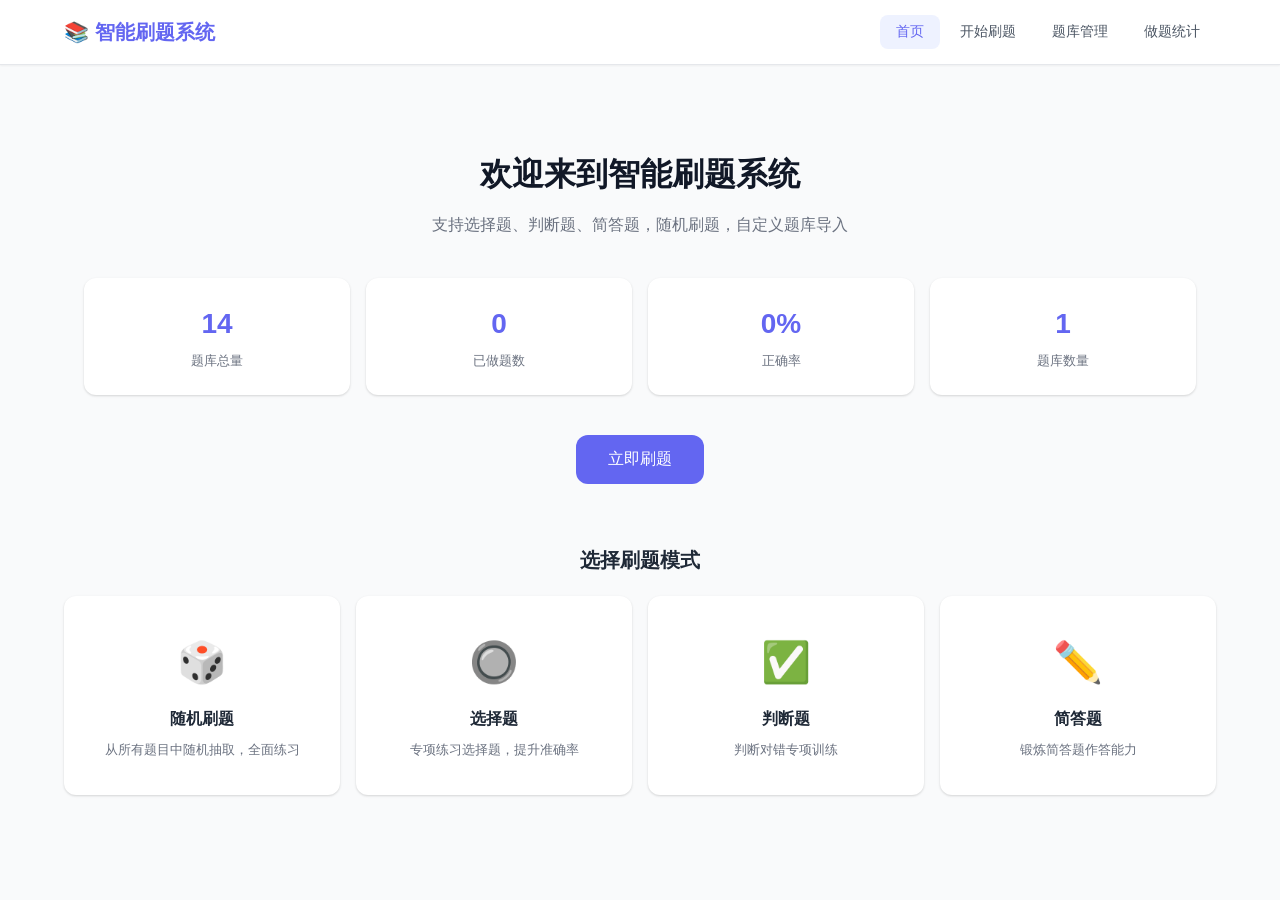
<file: index.html>
<!DOCTYPE html>
<html lang="zh-CN">
<head>
    <meta charset="UTF-8">
    <meta name="viewport" content="width=device-width, initial-scale=1.0">
    <title>智能刷题系统</title>
    <link rel="stylesheet" href="style.css">
</head>
<body>
    <!-- 顶部导航栏 -->
    <header class="header">
        <div class="header-inner">
            <h1 class="logo">📚 智能刷题系统</h1>
            <nav class="nav">
                <button class="nav-btn active" data-page="home">首页</button>
                <button class="nav-btn" data-page="practice">开始刷题</button>
                <button class="nav-btn" data-page="bank">题库管理</button>
                <button class="nav-btn" data-page="stats">做题统计</button>
            </nav>
        </div>
    </header>

    <!-- 首页 -->
    <section id="page-home" class="page active">
        <div class="hero">
            <h2>欢迎来到智能刷题系统</h2>
            <p>支持选择题、判断题、简答题，随机刷题，自定义题库导入</p>
            <div class="hero-stats">
                <div class="stat-card">
                    <div class="stat-number" id="totalQuestions">0</div>
                    <div class="stat-label">题库总量</div>
                </div>
                <div class="stat-card">
                    <div class="stat-number" id="totalDone">0</div>
                    <div class="stat-label">已做题数</div>
                </div>
                <div class="stat-card">
                    <div class="stat-number" id="correctRate">0%</div>
                    <div class="stat-label">正确率</div>
                </div>
                <div class="stat-card">
                    <div class="stat-number" id="bankCount">0</div>
                    <div class="stat-label">题库数量</div>
                </div>
            </div>
            <button class="btn btn-primary btn-large" onclick="startQuickPractice()">立即刷题</button>
        </div>

        <!-- 快速选择刷题模式 -->
        <div class="mode-section">
            <h3>选择刷题模式</h3>
            <div class="mode-grid">
                <div class="mode-card" onclick="startPractice('random')">
                    <div class="mode-icon">🎲</div>
                    <h4>随机刷题</h4>
                    <p>从所有题目中随机抽取，全面练习</p>
                </div>
                <div class="mode-card" onclick="startPractice('choice')">
                    <div class="mode-icon">🔘</div>
                    <h4>选择题</h4>
                    <p>专项练习选择题，提升准确率</p>
                </div>
                <div class="mode-card" onclick="startPractice('judge')">
                    <div class="mode-icon">✅</div>
                    <h4>判断题</h4>
                    <p>判断对错专项训练</p>
                </div>
                <div class="mode-card" onclick="startPractice('short')">
                    <div class="mode-icon">✏️</div>
                    <h4>简答题</h4>
                    <p>锻炼简答题作答能力</p>
                </div>
            </div>
        </div>
    </section>

    <!-- 刷题页面 -->
    <section id="page-practice" class="page">
        <div class="practice-container">
            <!-- 刷题设置面板 -->
            <div id="practice-setup" class="setup-panel">
                <h2>刷题设置</h2>
                <div class="setup-form">
                    <div class="form-group">
                        <label>题库选择</label>
                        <select id="practice-bank-select">
                            <option value="all">所有题库</option>
                        </select>
                    </div>
                    <div class="form-group">
                        <label>题目类型</label>
                        <select id="practice-type-select">
                            <option value="all">全部类型</option>
                            <option value="choice">选择题</option>
                            <option value="judge">判断题</option>
                            <option value="short">简答题</option>
                        </select>
                    </div>
                    <div class="form-group">
                        <label>题目数量</label>
                        <input type="number" id="practice-count" value="10" min="1" max="999">
                    </div>
                    <div class="form-group">
                        <label>刷题模式</label>
                        <select id="practice-mode">
                            <option value="practice">练习模式（答完显示答案）</option>
                            <option value="exam">考试模式（答完全部再显示）</option>
                        </select>
                    </div>
                    <button class="btn btn-primary" onclick="beginPractice()">开始刷题</button>
                </div>
            </div>

            <!-- 答题区域 -->
            <div id="practice-area" class="practice-area hidden">
                <!-- 进度条 -->
                <div class="progress-bar-container">
                    <div class="progress-info">
                        <span id="progress-text">1 / 10</span>
                        <span id="progress-type" class="badge">选择题</span>
                    </div>
                    <div class="progress-bar">
                        <div class="progress-fill" id="progress-fill" style="width: 10%"></div>
                    </div>
                    <button class="btn btn-small btn-ghost" onclick="endPracticeEarly()">结束刷题</button>
                </div>

                <!-- 题目显示 -->
                <div class="question-card">
                    <div class="question-header">
                        <span class="question-number" id="question-number">第 1 题</span>
                        <span class="question-type-badge" id="question-type-badge">选择题</span>
                    </div>
                    <div class="question-body" id="question-body">
                        <p class="question-text" id="question-text"></p>
                    </div>

                    <!-- 选择题选项 -->
                    <div id="choice-options" class="choice-options hidden"></div>

                    <!-- 判断题选项 -->
                    <div id="judge-options" class="judge-options hidden">
                        <button class="btn btn-option" onclick="answerJudge(true)">正确 ✓</button>
                        <button class="btn btn-option" onclick="answerJudge(false)">错误 ✗</button>
                    </div>

                    <!-- 简答题输入 -->
                    <div id="short-answer" class="short-answer hidden">
                        <textarea id="short-input" placeholder="请输入你的答案..." rows="6"></textarea>
                        <button class="btn btn-primary" onclick="answerShort()">提交答案</button>
                    </div>
                </div>

                <!-- 答案解析区 -->
                <div id="answer-panel" class="answer-panel hidden">
                    <div class="answer-header">
                        <span id="answer-result"></span>
                    </div>
                    <div class="answer-body" id="answer-body"></div>
                    <button class="btn btn-primary" id="next-btn" onclick="nextQuestion()">下一题</button>
                </div>
            </div>

            <!-- 结果页面 -->
            <div id="practice-result" class="practice-result hidden">
                <div class="result-card">
                    <h2>刷题完成!</h2>
                    <div class="result-summary">
                        <div class="result-item">
                            <span class="result-label">总题数</span>
                            <span class="result-value" id="result-total">0</span>
                        </div>
                        <div class="result-item">
                            <span class="result-label">正确数</span>
                            <span class="result-value" id="result-correct">0</span>
                        </div>
                        <div class="result-item">
                            <span class="result-label">错误数</span>
                            <span class="result-value" id="result-wrong">0</span>
                        </div>
                        <div class="result-item">
                            <span class="result-label">正确率</span>
                            <span class="result-value" id="result-rate">0%</span>
                        </div>
                    </div>
                    <div class="result-chart" id="result-chart"></div>
                    <div class="result-actions">
                        <button class="btn btn-primary" onclick="startQuickPractice()">再来一轮</button>
                        <button class="btn btn-secondary" onclick="showPage('home')">返回首页</button>
                        <button class="btn btn-ghost" onclick="reviewAnswers()">查看错题</button>
                    </div>
                </div>
            </div>
        </div>
    </section>

    <!-- 题库管理页面 -->
    <section id="page-bank" class="page">
        <div class="bank-container">
            <div class="bank-header">
                <h2>题库管理</h2>
                <div class="bank-actions">
                    <button class="btn btn-secondary" onclick="showAddQuestionModal()">手动添加</button>
                    <button class="btn btn-ghost" onclick="exportBank()">导出全部</button>
                </div>
            </div>

            <!-- 文档上传区（核心入口） -->
            <div class="doc-import-area" id="bank-upload-area">
                <div class="doc-import-icon">📁</div>
                <h3>上传题库文档</h3>
                <p>拖拽 Word / Excel / CSV / TXT 文件到此处，或点击选择文件</p>
                <p class="doc-import-hint">支持 .docx .xlsx .xls .csv .txt .json 格式，一个文件就是一个题库，整批导入</p>
                <input type="file" id="bank-file-input" accept=".docx,.xlsx,.xls,.csv,.txt,.json">
                <div id="bank-upload-status" class="hidden"></div>
            </div>

            <!-- 题库列表 -->
            <div class="bank-list" id="bank-list">
                <!-- 动态生成 -->
            </div>

            <!-- 题目列表 -->
            <div class="questions-section" id="questions-section">
                <div class="questions-header">
                    <h3 id="questions-title">选择一个题库查看题目</h3>
                    <div class="filter-bar">
                        <select id="filter-type" onchange="filterQuestions()">
                            <option value="all">全部类型</option>
                            <option value="choice">选择题</option>
                            <option value="judge">判断题</option>
                            <option value="short">简答题</option>
                        </select>
                        <input type="text" id="filter-search" placeholder="搜索题目..." oninput="filterQuestions()">
                    </div>
                </div>
                <div class="questions-list" id="questions-list"></div>
            </div>
        </div>
    </section>

    <!-- 统计页面 -->
    <section id="page-stats" class="page">
        <div class="stats-container">
            <h2>做题统计</h2>
            <div class="stats-overview">
                <div class="stat-card-large">
                    <div class="stat-icon">📝</div>
                    <div class="stat-info">
                        <div class="stat-number-large" id="stat-total-done">0</div>
                        <div class="stat-label-large">累计做题</div>
                    </div>
                </div>
                <div class="stat-card-large">
                    <div class="stat-icon">🎯</div>
                    <div class="stat-info">
                        <div class="stat-number-large" id="stat-accuracy">0%</div>
                        <div class="stat-label-large">总正确率</div>
                    </div>
                </div>
                <div class="stat-card-large">
                    <div class="stat-icon">🔥</div>
                    <div class="stat-info">
                        <div class="stat-number-large" id="stat-streak">0</div>
                        <div class="stat-label-large">连续正确</div>
                    </div>
                </div>
                <div class="stat-card-large">
                    <div class="stat-icon">⏰</div>
                    <div class="stat-info">
                        <div class="stat-number-large" id="stat-today">0</div>
                        <div class="stat-label-large">今日做题</div>
                    </div>
                </div>
            </div>

            <!-- 正确率趋势图 -->
            <div class="chart-section">
                <h3>正确率趋势</h3>
                <div class="chart-container" id="accuracy-chart"></div>
            </div>

            <!-- 各类型统计 -->
            <div class="type-stats-section">
                <h3>各类型正确率</h3>
                <div class="type-stats-grid" id="type-stats-grid"></div>
            </div>

            <!-- 错题本 -->
            <div class="wrong-section">
                <h3>错题本 <span class="badge" id="wrong-count">0</span></h3>
                <div class="wrong-list" id="wrong-list">
                    <p class="empty-text">暂无错题，继续加油！</p>
                </div>
            </div>
        </div>
    </section>

    <!-- 导入题库模态框 -->
    <div id="import-modal" class="modal hidden">
        <div class="modal-overlay" onclick="closeModal('import-modal')"></div>
        <div class="modal-content modal-large">
            <div class="modal-header">
                <h3>导入题库</h3>
                <button class="modal-close" onclick="closeModal('import-modal')">&times;</button>
            </div>
            <div class="modal-body">
                <!-- 文档上传区（主要入口） -->
                <div id="import-doc-panel">
                    <p class="help-text">直接上传题库文档，系统会自动解析其中的题目。支持以下格式：</p>
                    <div style="display:grid;grid-template-columns:repeat(3,1fr);gap:10px;margin-bottom:20px;">
                        <div style="padding:14px;border:2px solid var(--gray-200);border-radius:8px;text-align:center;font-size:13px;">
                            <div style="font-size:24px;margin-bottom:4px;">📄</div>
                            <div style="font-weight:600;">Word 文档</div>
                            <div style="color:var(--gray-400);font-size:11px;">.docx / .doc</div>
                        </div>
                        <div style="padding:14px;border:2px solid var(--gray-200);border-radius:8px;text-align:center;font-size:13px;">
                            <div style="font-size:24px;margin-bottom:4px;">📊</div>
                            <div style="font-weight:600;">Excel 表格</div>
                            <div style="color:var(--gray-400);font-size:11px;">.xlsx / .xls / .csv</div>
                        </div>
                        <div style="padding:14px;border:2px solid var(--gray-200);border-radius:8px;text-align:center;font-size:13px;">
                            <div style="font-size:24px;margin-bottom:4px;">📑</div>
                            <div style="font-weight:600;">TXT / JSON</div>
                            <div style="color:var(--gray-400);font-size:11px;">.txt / .json</div>
                        </div>
                    </div>
                    <div class="file-upload" id="doc-upload-area" style="padding:48px;">
                        <div class="upload-icon">📁</div>
                        <p>点击选择文件 或 拖拽文档到此处</p>
                        <p style="font-size:12px;color:var(--gray-400);margin-top:4px;">支持 Word、Excel、CSV、TXT、JSON 格式</p>
                        <input type="file" id="doc-file-input" accept=".docx,.doc,.xlsx,.xls,.csv,.txt,.json">
                    </div>
                </div>

                <!-- 高级选项（折叠） -->
                <div style="margin-top:16px;">
                    <button class="btn btn-ghost" style="width:100%;justify-content:center;font-size:13px;" onclick="toggleAdvancedImport()">
                        <span id="advanced-toggle-text">展开更多导入方式 ▼</span>
                    </button>
                    <div id="advanced-import" class="hidden" style="margin-top:12px;padding-top:16px;border-top:1px solid var(--gray-200);">
                        <!-- 导入方式切换 -->
                        <div class="import-tabs">
                            <button class="tab-btn active" onclick="switchImportTab('json')">JSON</button>
                            <button class="tab-btn" onclick="switchImportTab('csv')">CSV</button>
                            <button class="tab-btn" onclick="switchImportTab('paste')">文本粘贴</button>
                        </div>

                        <!-- JSON导入 -->
                        <div id="import-json" class="import-panel active">
                            <div class="form-group">
                                <label>题库名称</label>
                                <input type="text" id="import-json-name" placeholder="输入题库名称">
                            </div>
                            <div class="file-upload" id="json-upload-area" style="padding:30px;">
                                <div class="upload-icon">📂</div>
                                <p>上传 JSON 文件</p>
                                <input type="file" id="json-file-input" accept=".json">
                            </div>
                        </div>

                        <!-- CSV导入 -->
                        <div id="import-csv" class="import-panel">
                            <div class="form-group">
                                <label>题库名称</label>
                                <input type="text" id="import-csv-name" placeholder="输入题库名称">
                            </div>
                            <div class="file-upload" id="csv-upload-area" style="padding:30px;">
                                <div class="upload-icon">📂</div>
                                <p>上传 CSV 文件</p>
                                <input type="file" id="csv-file-input" accept=".csv">
                            </div>
                        </div>

                        <!-- 粘贴导入 -->
                        <div id="import-paste" class="import-panel">
                            <div class="form-group">
                                <label>题库名称</label>
                                <input type="text" id="import-paste-name" placeholder="输入题库名称">
                            </div>
                            <textarea id="paste-input" rows="8" oninput="resetPastePreview()" placeholder="粘贴一批题目到此处，每行一题。系统自动识别题型。"></textarea>
                        </div>
                    </div>
                </div>

                <!-- 题库名称（文档导入用） -->
                <div class="form-group" id="import-doc-name-group" style="margin-top:16px;">
                    <label>题库名称</label>
                    <input type="text" id="import-doc-name" placeholder="自动使用文件名，也可手动修改">
                </div>

                <!-- 加载状态 -->
                <div id="import-loading" class="hidden" style="text-align:center;padding:24px;">
                    <div style="font-size:24px;animation:spin 1s linear infinite;display:inline-block;">⚙️</div>
                    <p style="margin-top:8px;color:var(--gray-500);">正在解析文档...</p>
                </div>

                <!-- 预览区域 -->
                <div id="import-preview" class="hidden" style="margin-top:16px;">
                    <div style="display:flex;align-items:center;justify-content:space-between;margin-bottom:12px;">
                        <h4 style="font-size:15px;">预览解析结果 <span id="preview-count" class="badge badge-choice" style="margin-left:8px;">0 题</span></h4>
                        <div style="display:flex;gap:8px;align-items:center;">
                            <label style="font-size:13px;display:flex;align-items:center;gap:4px;">
                                <input type="checkbox" id="select-all-preview" checked onchange="toggleAllPreview()"> 全选
                            </label>
                        </div>
                    </div>
                    <div id="preview-list" style="max-height:300px;overflow-y:auto;border:1px solid var(--gray-200);border-radius:8px;"></div>
                    <p id="preview-failed" style="font-size:12px;color:var(--danger);margin-top:8px;"></p>
                </div>
            </div>
            <div class="modal-footer">
                <button class="btn btn-ghost" onclick="closeModal('import-modal')">取消</button>
                <button class="btn btn-primary" id="btn-parse" onclick="doParse()">预览解析</button>
                <button class="btn btn-primary hidden" id="btn-confirm" onclick="doImport()" style="background:var(--success);">确认导入</button>
            </div>
        </div>
    </div>

    <!-- 添加题目模态框 -->
    <div id="add-question-modal" class="modal hidden">
        <div class="modal-overlay" onclick="closeModal('add-question-modal')"></div>
        <div class="modal-content">
            <div class="modal-header">
                <h3>添加题目</h3>
                <button class="modal-close" onclick="closeModal('add-question-modal')">&times;</button>
            </div>
            <div class="modal-body">
                <div class="form-group">
                    <label>所属题库</label>
                    <select id="add-q-bank"></select>
                </div>
                <div class="form-group">
                    <label>题目类型</label>
                    <select id="add-q-type" onchange="toggleAddQuestionFields()">
                        <option value="choice">选择题</option>
                        <option value="judge">判断题</option>
                        <option value="short">简答题</option>
                    </select>
                </div>
                <div class="form-group">
                    <label>题目内容</label>
                    <textarea id="add-q-text" rows="3" placeholder="输入题目内容"></textarea>
                </div>
                <!-- 选择题选项 -->
                <div id="add-q-choice-fields">
                    <div class="form-group">
                        <label>选项 A</label>
                        <input type="text" id="add-q-optA" placeholder="输入选项A">
                    </div>
                    <div class="form-group">
                        <label>选项 B</label>
                        <input type="text" id="add-q-optB" placeholder="输入选项B">
                    </div>
                    <div class="form-group">
                        <label>选项 C</label>
                        <input type="text" id="add-q-optC" placeholder="输入选项C（可选）">
                    </div>
                    <div class="form-group">
                        <label>选项 D</label>
                        <input type="text" id="add-q-optD" placeholder="输入选项D（可选）">
                    </div>
                    <div class="form-group">
                        <label>正确答案</label>
                        <select id="add-q-choice-answer">
                            <option value="0">A</option>
                            <option value="1">B</option>
                            <option value="2">C</option>
                            <option value="3">D</option>
                        </select>
                    </div>
                </div>
                <!-- 判断题选项 -->
                <div id="add-q-judge-fields" class="hidden">
                    <div class="form-group">
                        <label>正确答案</label>
                        <select id="add-q-judge-answer">
                            <option value="true">正确</option>
                            <option value="false">错误</option>
                        </select>
                    </div>
                </div>
                <!-- 简答题选项 -->
                <div id="add-q-short-fields" class="hidden">
                    <div class="form-group">
                        <label>参考答案</label>
                        <textarea id="add-q-short-answer" rows="3" placeholder="输入参考答案"></textarea>
                    </div>
                </div>
                <div class="form-group">
                    <label>解析（可选）</label>
                    <textarea id="add-q-explanation" rows="2" placeholder="输入题目解析"></textarea>
                </div>
            </div>
            <div class="modal-footer">
                <button class="btn btn-ghost" onclick="closeModal('add-question-modal')">取消</button>
                <button class="btn btn-primary" onclick="addQuestion()">添加</button>
            </div>
        </div>
    </div>

    <!-- 查看错题模态框 -->
    <div id="wrong-modal" class="modal hidden">
        <div class="modal-overlay" onclick="closeModal('wrong-modal')"></div>
        <div class="modal-content modal-large">
            <div class="modal-header">
                <h3>错题回顾</h3>
                <button class="modal-close" onclick="closeModal('wrong-modal')">&times;</button>
            </div>
            <div class="modal-body">
                <div id="wrong-review-list"></div>
            </div>
            <div class="modal-footer">
                <button class="btn btn-primary" onclick="practiceWrongQuestions()">错题重做</button>
                <button class="btn btn-ghost" onclick="closeModal('wrong-modal')">关闭</button>
            </div>
        </div>
    </div>

    <!-- Toast通知 -->
    <div id="toast-container" class="toast-container"></div>

    <script src="app.js"></script>
</body>
</html>
</file>
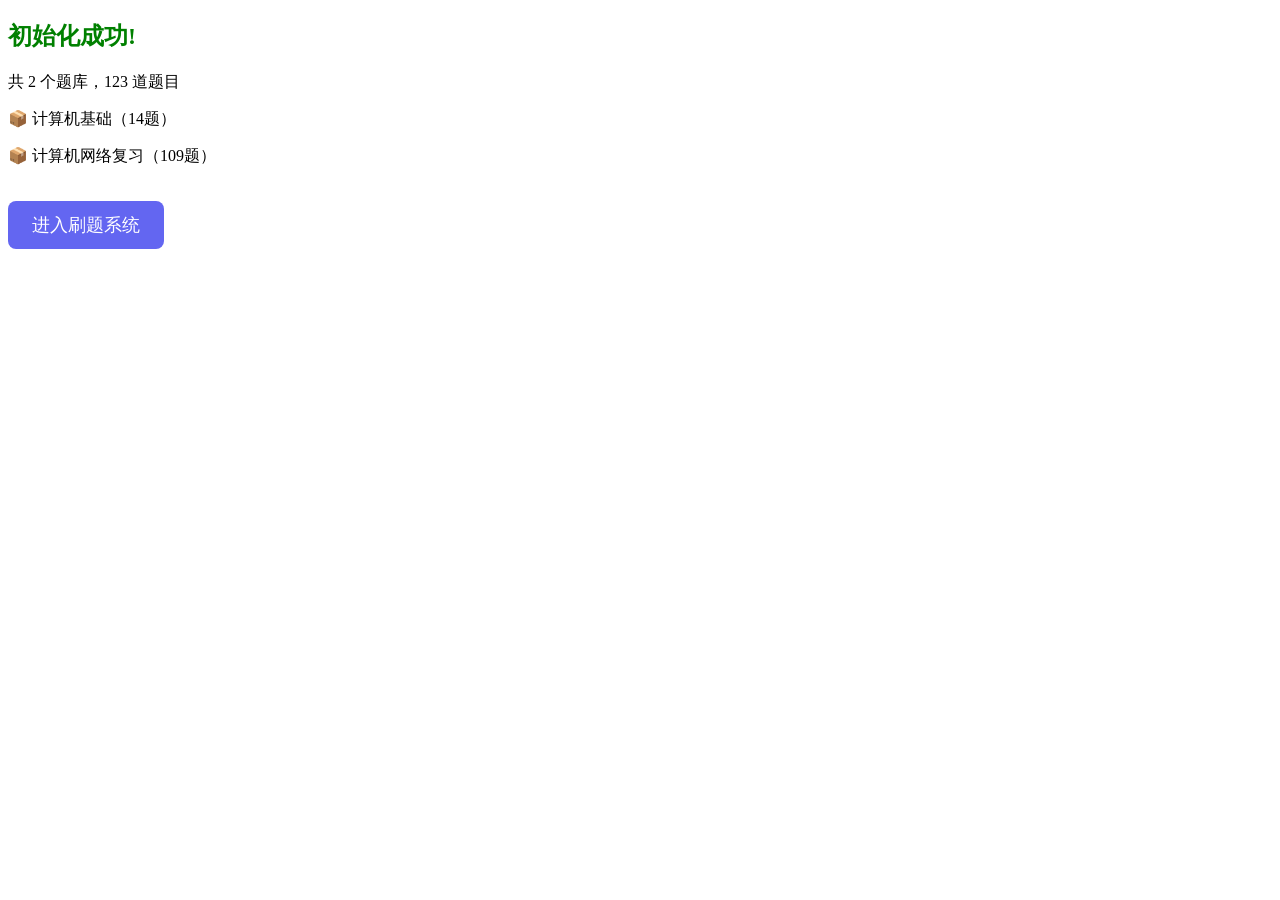
<file: set_storage.html>
<!DOCTYPE html>
<html><head><meta charset="UTF-8"><title>重新初始化题库数据</title></head>
<body>
<h2>正在重新初始化题库...</h2>
<script>
(async () => {
    try {
        // Step 1: Clear old data
        localStorage.removeItem('quiz_system_data');
        localStorage.removeItem('quiz_system_stats');
        
        // Step 2: Load the app.js defaults by visiting main page
        // First, load the questions JSON
        const resp = await fetch('./计算机网络复习.json');
        const questions = await resp.json();
        
        // Step 3: Load default data from app.js by creating a minimal structure
        // We'll fetch index.html, extract and eval the DEFAULT_DATA
        const indexResp = await fetch('./app.js');
        const appJs = await indexResp.text();
        
        // Extract DEFAULT_DATA from app.js
        const match = appJs.match(/const DEFAULT_DATA\s*=\s*(\{[\s\S]*?\n\};)/);
        if (!match) throw new Error('Cannot find DEFAULT_DATA in app.js');
        
        const DEFAULT_DATA = (new Function('return ' + match[1]))();
        const DEFAULT_STATS = { totalDone: 0, totalCorrect: 0, todayDone: 0, todayCorrect: 0,
            todayDate: new Date().toISOString().split('T')[0], streak: 0, maxStreak: 0,
            typeStats: { choice: { done: 0, correct: 0 }, judge: { done: 0, correct: 0 }, short: { done: 0, correct: 0 } },
            history: [], wrongQuestions: [] };
        
        // Step 4: Add the new bank to default data
        const newBank = {
            id: 'bank_computer_network',
            name: '计算机网络复习',
            createdAt: new Date().toISOString(),
            questions: questions
        };
        
        DEFAULT_DATA.banks.push(newBank);
        
        // Step 5: Save to localStorage
        localStorage.setItem('quiz_system_data', JSON.stringify(DEFAULT_DATA));
        localStorage.setItem('quiz_system_stats', JSON.stringify(DEFAULT_STATS));
        
        const totalQ = DEFAULT_DATA.banks.reduce((sum, b) => sum + b.questions.length, 0);
        
        document.body.innerHTML = '<h2 style="color:green;">初始化成功!</h2>' +
            '<p>共 ' + DEFAULT_DATA.banks.length + ' 个题库，' + totalQ + ' 道题目</p>' +
            DEFAULT_DATA.banks.map(b => '<p>📦 ' + b.name + '（' + b.questions.length + '题）</p>').join('') +
            '<br><a href="http://localhost:8080" style="font-size:18px;padding:12px 24px;background:#6366f1;color:white;border-radius:8px;text-decoration:none;display:inline-block;">进入刷题系统</a>';
    } catch(e) {
        document.body.innerHTML = '<h2 style="color:red;">失败</h2><p>' + e.message + '</p>';
    }
})();
</script>
</body></html>
</file>
<file: style.css>
/* ==================== CSS Reset & Variables ==================== */
:root {
    --primary: #6366f1;
    --primary-light: #818cf8;
    --primary-dark: #4f46e5;
    --primary-bg: #eef2ff;
    --success: #10b981;
    --success-bg: #ecfdf5;
    --danger: #ef4444;
    --danger-bg: #fef2f2;
    --warning: #f59e0b;
    --warning-bg: #fffbeb;
    --gray-50: #f9fafb;
    --gray-100: #f3f4f6;
    --gray-200: #e5e7eb;
    --gray-300: #d1d5db;
    --gray-400: #9ca3af;
    --gray-500: #6b7280;
    --gray-600: #4b5563;
    --gray-700: #374151;
    --gray-800: #1f2937;
    --gray-900: #111827;
    --radius: 12px;
    --radius-sm: 8px;
    --shadow-sm: 0 1px 2px rgba(0,0,0,0.05);
    --shadow: 0 1px 3px rgba(0,0,0,0.1), 0 1px 2px rgba(0,0,0,0.06);
    --shadow-md: 0 4px 6px -1px rgba(0,0,0,0.1), 0 2px 4px -1px rgba(0,0,0,0.06);
    --shadow-lg: 0 10px 15px -3px rgba(0,0,0,0.1), 0 4px 6px -2px rgba(0,0,0,0.05);
    --transition: all 0.2s ease;
}

* {
    margin: 0;
    padding: 0;
    box-sizing: border-box;
}

body {
    font-family: -apple-system, BlinkMacSystemFont, 'Segoe UI', 'PingFang SC', 'Hiragino Sans GB', 'Microsoft YaHei', sans-serif;
    background: var(--gray-50);
    color: var(--gray-800);
    line-height: 1.6;
    min-height: 100vh;
}

/* ==================== Header ==================== */
.header {
    background: white;
    border-bottom: 1px solid var(--gray-200);
    position: sticky;
    top: 0;
    z-index: 100;
    box-shadow: var(--shadow-sm);
}

.header-inner {
    max-width: 1200px;
    margin: 0 auto;
    padding: 0 24px;
    height: 64px;
    display: flex;
    align-items: center;
    justify-content: space-between;
}

.logo {
    font-size: 20px;
    font-weight: 700;
    color: var(--primary);
}

.nav {
    display: flex;
    gap: 4px;
}

.nav-btn {
    padding: 8px 16px;
    border: none;
    background: transparent;
    color: var(--gray-600);
    font-size: 14px;
    font-weight: 500;
    cursor: pointer;
    border-radius: var(--radius-sm);
    transition: var(--transition);
}

.nav-btn:hover {
    background: var(--gray-100);
    color: var(--gray-800);
}

.nav-btn.active {
    background: var(--primary-bg);
    color: var(--primary);
}

/* ==================== Pages ==================== */
.page {
    display: none;
    max-width: 1200px;
    margin: 0 auto;
    padding: 24px;
}

.page.active {
    display: block;
}

/* ==================== Hero ==================== */
.hero {
    text-align: center;
    padding: 60px 20px 40px;
}

.hero h2 {
    font-size: 32px;
    font-weight: 700;
    color: var(--gray-900);
    margin-bottom: 12px;
}

.hero > p {
    font-size: 16px;
    color: var(--gray-500);
    margin-bottom: 40px;
}

.hero-stats {
    display: grid;
    grid-template-columns: repeat(4, 1fr);
    gap: 16px;
    margin-bottom: 40px;
}

.stat-card {
    background: white;
    padding: 24px;
    border-radius: var(--radius);
    box-shadow: var(--shadow);
    text-align: center;
    transition: var(--transition);
}

.stat-card:hover {
    transform: translateY(-2px);
    box-shadow: var(--shadow-md);
}

.stat-number {
    font-size: 28px;
    font-weight: 700;
    color: var(--primary);
}

.stat-label {
    font-size: 13px;
    color: var(--gray-500);
    margin-top: 4px;
}

/* ==================== Mode Cards ==================== */
.mode-section {
    margin-top: 20px;
}

.mode-section h3 {
    font-size: 20px;
    font-weight: 600;
    margin-bottom: 20px;
    text-align: center;
}

.mode-grid {
    display: grid;
    grid-template-columns: repeat(4, 1fr);
    gap: 16px;
}

.mode-card {
    background: white;
    padding: 32px 24px;
    border-radius: var(--radius);
    box-shadow: var(--shadow);
    text-align: center;
    cursor: pointer;
    transition: var(--transition);
    border: 2px solid transparent;
}

.mode-card:hover {
    transform: translateY(-4px);
    box-shadow: var(--shadow-lg);
    border-color: var(--primary);
}

.mode-icon {
    font-size: 40px;
    margin-bottom: 12px;
}

.mode-card h4 {
    font-size: 16px;
    font-weight: 600;
    margin-bottom: 8px;
    color: var(--gray-800);
}

.mode-card p {
    font-size: 13px;
    color: var(--gray-500);
}

/* ==================== Buttons ==================== */
.btn {
    padding: 10px 20px;
    border: none;
    border-radius: var(--radius-sm);
    font-size: 14px;
    font-weight: 500;
    cursor: pointer;
    transition: var(--transition);
    display: inline-flex;
    align-items: center;
    gap: 8px;
}

.btn-primary {
    background: var(--primary);
    color: white;
}

.btn-primary:hover {
    background: var(--primary-dark);
}

.btn-secondary {
    background: var(--gray-100);
    color: var(--gray-700);
}

.btn-secondary:hover {
    background: var(--gray-200);
}

.btn-ghost {
    background: transparent;
    color: var(--gray-600);
}

.btn-ghost:hover {
    background: var(--gray-100);
}

.btn-large {
    padding: 14px 32px;
    font-size: 16px;
    border-radius: var(--radius);
}

.btn-small {
    padding: 6px 12px;
    font-size: 12px;
}

.btn-danger {
    background: var(--danger);
    color: white;
}

.btn-danger:hover {
    background: #dc2626;
}

.btn-option {
    padding: 16px 24px;
    background: white;
    border: 2px solid var(--gray-200);
    border-radius: var(--radius);
    font-size: 16px;
    cursor: pointer;
    transition: var(--transition);
    flex: 1;
    text-align: center;
}

.btn-option:hover {
    border-color: var(--primary);
    background: var(--primary-bg);
}

.btn-option.selected {
    border-color: var(--primary);
    background: var(--primary-bg);
    color: var(--primary);
    font-weight: 600;
}

.btn-option.correct {
    border-color: var(--success);
    background: var(--success-bg);
    color: var(--success);
}

.btn-option.wrong {
    border-color: var(--danger);
    background: var(--danger-bg);
    color: var(--danger);
}

/* ==================== Practice ==================== */
.setup-panel {
    max-width: 500px;
    margin: 40px auto;
    background: white;
    padding: 40px;
    border-radius: var(--radius);
    box-shadow: var(--shadow-md);
}

.setup-panel h2 {
    text-align: center;
    margin-bottom: 24px;
}

.setup-form .form-group {
    margin-bottom: 20px;
}

.setup-form label {
    display: block;
    font-size: 14px;
    font-weight: 500;
    color: var(--gray-700);
    margin-bottom: 6px;
}

.setup-form select,
.setup-form input[type="number"],
.setup-form input[type="text"],
.setup-form textarea {
    width: 100%;
    padding: 10px 14px;
    border: 1px solid var(--gray-300);
    border-radius: var(--radius-sm);
    font-size: 14px;
    transition: var(--transition);
    background: white;
}

.setup-form select:focus,
.setup-form input:focus,
.setup-form textarea:focus {
    outline: none;
    border-color: var(--primary);
    box-shadow: 0 0 0 3px rgba(99, 102, 241, 0.1);
}

.setup-form .btn {
    width: 100%;
    justify-content: center;
}

/* Progress bar */
.progress-bar-container {
    margin-bottom: 24px;
}

.progress-info {
    display: flex;
    align-items: center;
    gap: 12px;
    margin-bottom: 8px;
}

.progress-bar {
    width: 100%;
    height: 8px;
    background: var(--gray-200);
    border-radius: 4px;
    overflow: hidden;
}

.progress-fill {
    height: 100%;
    background: linear-gradient(90deg, var(--primary), var(--primary-light));
    border-radius: 4px;
    transition: width 0.3s ease;
}

/* Question card */
.question-card {
    background: white;
    border-radius: var(--radius);
    box-shadow: var(--shadow-md);
    padding: 32px;
    margin-bottom: 20px;
}

.question-header {
    display: flex;
    align-items: center;
    gap: 12px;
    margin-bottom: 20px;
}

.question-number {
    font-size: 14px;
    color: var(--gray-500);
    font-weight: 500;
}

.question-type-badge {
    font-size: 12px;
    padding: 4px 10px;
    border-radius: 20px;
    font-weight: 500;
}

.badge {
    display: inline-block;
    padding: 2px 10px;
    border-radius: 20px;
    font-size: 12px;
    font-weight: 500;
}

.badge-choice { background: #dbeafe; color: #2563eb; }
.badge-judge { background: #fef3c7; color: #d97706; }
.badge-short { background: #ede9fe; color: #7c3aed; }

.question-text {
    font-size: 18px;
    font-weight: 500;
    color: var(--gray-900);
    line-height: 1.8;
}

/* Choice options */
.choice-options {
    display: flex;
    flex-direction: column;
    gap: 12px;
    margin-top: 24px;
}

.choice-option-btn {
    display: flex;
    align-items: center;
    gap: 14px;
    padding: 14px 18px;
    background: white;
    border: 2px solid var(--gray-200);
    border-radius: var(--radius-sm);
    cursor: pointer;
    transition: var(--transition);
    text-align: left;
    width: 100%;
    font-size: 15px;
}

.choice-option-btn:hover {
    border-color: var(--primary);
    background: var(--primary-bg);
}

.choice-option-btn .option-label {
    width: 32px;
    height: 32px;
    border-radius: 50%;
    background: var(--gray-100);
    display: flex;
    align-items: center;
    justify-content: center;
    font-weight: 600;
    font-size: 14px;
    color: var(--gray-600);
    flex-shrink: 0;
}

.choice-option-btn.selected .option-label {
    background: var(--primary);
    color: white;
}

.choice-option-btn.correct {
    border-color: var(--success);
    background: var(--success-bg);
}

.choice-option-btn.correct .option-label {
    background: var(--success);
    color: white;
}

.choice-option-btn.wrong {
    border-color: var(--danger);
    background: var(--danger-bg);
}

.choice-option-btn.wrong .option-label {
    background: var(--danger);
    color: white;
}

/* Judge options */
.judge-options {
    display: flex;
    gap: 16px;
    margin-top: 24px;
}

/* Short answer */
.short-answer {
    margin-top: 24px;
}

.short-answer textarea {
    width: 100%;
    padding: 14px;
    border: 2px solid var(--gray-200);
    border-radius: var(--radius-sm);
    font-size: 15px;
    resize: vertical;
    font-family: inherit;
    line-height: 1.6;
}

.short-answer textarea:focus {
    outline: none;
    border-color: var(--primary);
    box-shadow: 0 0 0 3px rgba(99, 102, 241, 0.1);
}

.short-answer .btn {
    margin-top: 12px;
}

/* Answer panel */
.answer-panel {
    background: white;
    border-radius: var(--radius);
    box-shadow: var(--shadow-md);
    padding: 24px;
    margin-bottom: 20px;
}

.answer-header {
    padding: 12px 16px;
    border-radius: var(--radius-sm);
    margin-bottom: 16px;
    font-weight: 600;
}

.answer-correct .answer-header {
    background: var(--success-bg);
    color: var(--success);
}

.answer-wrong .answer-header {
    background: var(--danger-bg);
    color: var(--danger);
}

.answer-body {
    padding: 16px;
    background: var(--gray-50);
    border-radius: var(--radius-sm);
    margin-bottom: 16px;
    font-size: 14px;
    line-height: 1.8;
}

.answer-body strong {
    color: var(--primary);
}

/* Result */
.practice-result {
    padding: 40px 0;
}

.result-card {
    background: white;
    border-radius: var(--radius);
    box-shadow: var(--shadow-lg);
    padding: 48px;
    text-align: center;
    max-width: 600px;
    margin: 0 auto;
}

.result-card h2 {
    font-size: 28px;
    margin-bottom: 32px;
    color: var(--gray-900);
}

.result-summary {
    display: grid;
    grid-template-columns: repeat(4, 1fr);
    gap: 16px;
    margin-bottom: 32px;
}

.result-item {
    padding: 20px;
    background: var(--gray-50);
    border-radius: var(--radius-sm);
}

.result-label {
    display: block;
    font-size: 13px;
    color: var(--gray-500);
    margin-bottom: 4px;
}

.result-value {
    font-size: 24px;
    font-weight: 700;
    color: var(--primary);
}

.result-chart {
    margin-bottom: 32px;
}

.result-actions {
    display: flex;
    gap: 12px;
    justify-content: center;
}

/* ==================== Bank Management ==================== */
.bank-container {
    max-width: 900px;
    margin: 0 auto;
}

.bank-header {
    display: flex;
    align-items: center;
    justify-content: space-between;
    margin-bottom: 24px;
}

.bank-header h2 {
    font-size: 24px;
}

.bank-actions {
    display: flex;
    gap: 8px;
}

/* ==================== Document Import Area ==================== */
.doc-import-area {
    border: 2px dashed var(--gray-300);
    border-radius: var(--radius);
    padding: 48px 24px;
    text-align: center;
    cursor: pointer;
    transition: var(--transition);
    position: relative;
    margin-bottom: 32px;
    background: white;
}

.doc-import-area:hover,
.doc-import-area.drag-over {
    border-color: var(--primary);
    background: var(--primary-bg);
    transform: none;
}

.doc-import-area.has-file {
    border-color: var(--success);
    background: var(--success-bg);
}

.doc-import-area.processing {
    pointer-events: none;
    opacity: 0.7;
}

.doc-import-icon {
    font-size: 48px;
    margin-bottom: 12px;
}

.doc-import-area h3 {
    font-size: 18px;
    font-weight: 600;
    color: var(--gray-800);
    margin-bottom: 8px;
}

.doc-import-area > p {
    font-size: 14px;
    color: var(--gray-500);
}

.doc-import-hint {
    font-size: 12px !important;
    color: var(--gray-400) !important;
    margin-top: 4px;
}

.doc-import-area input[type="file"] {
    position: absolute;
    top: 0;
    left: 0;
    width: 100%;
    height: 100%;
    opacity: 0;
    cursor: pointer;
}

/* Hide file input when preview is shown, so buttons can be clicked */
.doc-import-area.has-file input[type="file"],
.doc-import-area.processing input[type="file"] {
    display: none;
}

#bank-upload-status {
    margin-top: 12px;
    font-size: 13px;
}

.upload-success {
    color: var(--success);
    font-weight: 500;
}

.upload-error {
    color: var(--danger);
}

.upload-loading {
    color: var(--primary);
}

.upload-preview-mini {
    margin-top: 12px;
    text-align: left;
    padding: 12px;
    background: white;
    border: 1px solid var(--gray-200);
    border-radius: var(--radius-sm);
    max-height: 200px;
    overflow-y: auto;
}

.bank-list {
    display: grid;
    grid-template-columns: repeat(auto-fill, minmax(250px, 1fr));
    gap: 16px;
    margin-bottom: 32px;
}

.bank-item {
    background: white;
    padding: 20px;
    border-radius: var(--radius);
    box-shadow: var(--shadow);
    cursor: pointer;
    transition: var(--transition);
    border: 2px solid transparent;
}

.bank-item:hover {
    transform: translateY(-2px);
    box-shadow: var(--shadow-md);
}

.bank-item.active {
    border-color: var(--primary);
    background: var(--primary-bg);
}

.bank-item-name {
    font-size: 16px;
    font-weight: 600;
    margin-bottom: 8px;
}

.bank-item-meta {
    display: flex;
    gap: 16px;
    font-size: 13px;
    color: var(--gray-500);
}

.bank-item-actions {
    display: flex;
    gap: 8px;
    margin-top: 12px;
}

/* Questions list */
.questions-section {
    background: white;
    border-radius: var(--radius);
    box-shadow: var(--shadow);
    padding: 24px;
}

.questions-header {
    display: flex;
    align-items: center;
    justify-content: space-between;
    margin-bottom: 20px;
}

.filter-bar {
    display: flex;
    gap: 8px;
}

.filter-bar select,
.filter-bar input {
    padding: 8px 12px;
    border: 1px solid var(--gray-300);
    border-radius: var(--radius-sm);
    font-size: 13px;
}

.filter-bar select:focus,
.filter-bar input:focus {
    outline: none;
    border-color: var(--primary);
}

.questions-list {
    max-height: 600px;
    overflow-y: auto;
}

.question-item {
    padding: 16px;
    border-bottom: 1px solid var(--gray-100);
    transition: var(--transition);
}

.question-item:hover {
    background: var(--gray-50);
}

.question-item:last-child {
    border-bottom: none;
}

.question-item-header {
    display: flex;
    align-items: center;
    gap: 8px;
    margin-bottom: 8px;
}

.question-item-text {
    font-size: 14px;
    color: var(--gray-800);
    line-height: 1.6;
}

.question-item-footer {
    display: flex;
    align-items: center;
    justify-content: space-between;
    margin-top: 8px;
}

.question-item-actions {
    display: flex;
    gap: 8px;
}

.question-item-actions button {
    padding: 4px 10px;
    font-size: 12px;
    border: none;
    border-radius: 4px;
    cursor: pointer;
    transition: var(--transition);
}

/* ==================== Stats ==================== */
.stats-container {
    max-width: 900px;
    margin: 0 auto;
}

.stats-container > h2 {
    font-size: 24px;
    margin-bottom: 24px;
}

.stats-overview {
    display: grid;
    grid-template-columns: repeat(4, 1fr);
    gap: 16px;
    margin-bottom: 32px;
}

.stat-card-large {
    background: white;
    padding: 24px;
    border-radius: var(--radius);
    box-shadow: var(--shadow);
    display: flex;
    align-items: center;
    gap: 16px;
}

.stat-icon {
    font-size: 32px;
}

.stat-number-large {
    font-size: 24px;
    font-weight: 700;
    color: var(--gray-900);
}

.stat-label-large {
    font-size: 13px;
    color: var(--gray-500);
}

.chart-section {
    background: white;
    padding: 24px;
    border-radius: var(--radius);
    box-shadow: var(--shadow);
    margin-bottom: 24px;
}

.chart-section h3 {
    margin-bottom: 16px;
}

.chart-container {
    height: 200px;
    display: flex;
    align-items: flex-end;
    gap: 8px;
    padding: 0 8px;
}

.chart-bar-group {
    flex: 1;
    display: flex;
    flex-direction: column;
    align-items: center;
    gap: 4px;
}

.chart-bar {
    width: 100%;
    max-width: 40px;
    border-radius: 4px 4px 0 0;
    background: linear-gradient(to top, var(--primary), var(--primary-light));
    transition: height 0.3s ease;
    min-height: 4px;
}

.chart-bar-label {
    font-size: 11px;
    color: var(--gray-500);
}

.chart-bar-value {
    font-size: 11px;
    color: var(--gray-700);
    font-weight: 500;
}

/* Type stats */
.type-stats-section {
    background: white;
    padding: 24px;
    border-radius: var(--radius);
    box-shadow: var(--shadow);
    margin-bottom: 24px;
}

.type-stats-section h3 {
    margin-bottom: 16px;
}

.type-stats-grid {
    display: grid;
    grid-template-columns: repeat(3, 1fr);
    gap: 16px;
}

.type-stat-card {
    padding: 20px;
    border-radius: var(--radius-sm);
    text-align: center;
}

.type-stat-card.choice { background: #dbeafe; }
.type-stat-card.judge { background: #fef3c7; }
.type-stat-card.short { background: #ede9fe; }

.type-stat-number {
    font-size: 28px;
    font-weight: 700;
    margin-bottom: 4px;
}

.type-stat-card.choice .type-stat-number { color: #2563eb; }
.type-stat-card.judge .type-stat-number { color: #d97706; }
.type-stat-card.short .type-stat-number { color: #7c3aed; }

.type-stat-label {
    font-size: 13px;
    color: var(--gray-600);
}

/* Wrong section */
.wrong-section {
    background: white;
    padding: 24px;
    border-radius: var(--radius);
    box-shadow: var(--shadow);
}

.wrong-section h3 {
    margin-bottom: 16px;
}

.wrong-list {
    max-height: 400px;
    overflow-y: auto;
}

.wrong-item {
    padding: 16px;
    border-bottom: 1px solid var(--gray-100);
}

.wrong-item:last-child {
    border-bottom: none;
}

.empty-text {
    text-align: center;
    padding: 40px;
    color: var(--gray-400);
    font-size: 14px;
}

/* ==================== Modal ==================== */
.modal {
    position: fixed;
    top: 0;
    left: 0;
    width: 100%;
    height: 100%;
    z-index: 200;
    display: flex;
    align-items: center;
    justify-content: center;
}

.modal.hidden {
    display: none;
}

.modal-overlay {
    position: absolute;
    top: 0;
    left: 0;
    width: 100%;
    height: 100%;
    background: rgba(0, 0, 0, 0.5);
}

.modal-content {
    position: relative;
    background: white;
    border-radius: var(--radius);
    width: 90%;
    max-width: 560px;
    max-height: 80vh;
    overflow-y: auto;
    box-shadow: var(--shadow-lg);
}

.modal-large {
    max-width: 720px;
}

.modal-header {
    display: flex;
    align-items: center;
    justify-content: space-between;
    padding: 20px 24px;
    border-bottom: 1px solid var(--gray-200);
}

.modal-header h3 {
    font-size: 18px;
    font-weight: 600;
}

.modal-close {
    width: 32px;
    height: 32px;
    border: none;
    background: var(--gray-100);
    border-radius: 50%;
    font-size: 20px;
    cursor: pointer;
    display: flex;
    align-items: center;
    justify-content: center;
    color: var(--gray-500);
    transition: var(--transition);
}

.modal-close:hover {
    background: var(--gray-200);
}

.modal-body {
    padding: 24px;
}

.modal-footer {
    display: flex;
    justify-content: flex-end;
    gap: 8px;
    padding: 16px 24px;
    border-top: 1px solid var(--gray-200);
}

/* Import tabs */
.import-tabs {
    display: flex;
    gap: 4px;
    margin-bottom: 20px;
    background: var(--gray-100);
    padding: 4px;
    border-radius: var(--radius-sm);
}

.tab-btn {
    flex: 1;
    padding: 8px 16px;
    border: none;
    background: transparent;
    font-size: 14px;
    font-weight: 500;
    cursor: pointer;
    border-radius: 6px;
    transition: var(--transition);
    color: var(--gray-600);
}

.tab-btn.active {
    background: white;
    color: var(--primary);
    box-shadow: var(--shadow-sm);
}

.tab-btn:hover:not(.active) {
    color: var(--gray-800);
}

.import-panel {
    display: none;
}

.import-panel.active {
    display: block;
}

.help-text {
    font-size: 13px;
    color: var(--gray-500);
    margin-bottom: 12px;
}

.code-example {
    background: var(--gray-900);
    color: #e5e7eb;
    padding: 16px;
    border-radius: var(--radius-sm);
    font-size: 12px;
    line-height: 1.6;
    overflow-x: auto;
    margin-bottom: 16px;
}

.code-example.small {
    font-size: 11px;
    padding: 12px;
}

.csv-example {
    width: 100%;
    border-collapse: collapse;
    font-size: 12px;
    margin-bottom: 16px;
}

.csv-example th,
.csv-example td {
    border: 1px solid var(--gray-300);
    padding: 8px;
    text-align: left;
}

.csv-example th {
    background: var(--gray-100);
    font-weight: 600;
}

/* File upload */
.file-upload {
    border: 2px dashed var(--gray-300);
    border-radius: var(--radius);
    padding: 40px;
    text-align: center;
    cursor: pointer;
    transition: var(--transition);
    position: relative;
}

.file-upload:hover {
    border-color: var(--primary);
    background: var(--primary-bg);
}

.upload-icon {
    font-size: 36px;
    margin-bottom: 8px;
}

.file-upload p {
    font-size: 14px;
    color: var(--gray-500);
}

.file-upload input[type="file"] {
    position: absolute;
    top: 0;
    left: 0;
    width: 100%;
    height: 100%;
    opacity: 0;
    cursor: pointer;
}

.file-upload.has-file {
    border-color: var(--success);
    background: var(--success-bg);
}

/* ==================== Toast ==================== */
.toast-container {
    position: fixed;
    top: 80px;
    right: 24px;
    z-index: 300;
    display: flex;
    flex-direction: column;
    gap: 8px;
}

.toast {
    padding: 12px 20px;
    border-radius: var(--radius-sm);
    font-size: 14px;
    font-weight: 500;
    box-shadow: var(--shadow-md);
    animation: slideIn 0.3s ease;
    max-width: 320px;
}

.toast-success {
    background: var(--success);
    color: white;
}

.toast-error {
    background: var(--danger);
    color: white;
}

.toast-info {
    background: var(--primary);
    color: white;
}

@keyframes slideIn {
    from {
        transform: translateX(100%);
        opacity: 0;
    }
    to {
        transform: translateX(0);
        opacity: 1;
    }
}

/* ==================== Form Group ==================== */
.form-group {
    margin-bottom: 16px;
}

.form-group label {
    display: block;
    font-size: 14px;
    font-weight: 500;
    color: var(--gray-700);
    margin-bottom: 6px;
}

.form-group select,
.form-group input,
.form-group textarea {
    width: 100%;
    padding: 10px 14px;
    border: 1px solid var(--gray-300);
    border-radius: var(--radius-sm);
    font-size: 14px;
    transition: var(--transition);
    font-family: inherit;
}

.form-group select:focus,
.form-group input:focus,
.form-group textarea:focus {
    outline: none;
    border-color: var(--primary);
    box-shadow: 0 0 0 3px rgba(99, 102, 241, 0.1);
}

/* ==================== Hidden ==================== */
.hidden {
    display: none !important;
}

/* ==================== Wrong Review ==================== */
.wrong-review-item {
    padding: 16px;
    border: 1px solid var(--gray-200);
    border-radius: var(--radius-sm);
    margin-bottom: 12px;
}

.wrong-review-q {
    font-size: 15px;
    font-weight: 500;
    margin-bottom: 8px;
}

.wrong-review-detail {
    font-size: 13px;
    color: var(--gray-600);
    line-height: 1.8;
}

.wrong-review-detail .your-ans {
    color: var(--danger);
}

.wrong-review-detail .correct-ans {
    color: var(--success);
}

/* ==================== Responsive ==================== */
@media (max-width: 768px) {
    .header-inner {
        flex-direction: column;
        height: auto;
        padding: 12px 16px;
        gap: 8px;
    }

    .nav {
        width: 100%;
        justify-content: center;
    }

    .hero-stats {
        grid-template-columns: repeat(2, 1fr);
    }

    .mode-grid {
        grid-template-columns: repeat(2, 1fr);
    }

    .stats-overview {
        grid-template-columns: repeat(2, 1fr);
    }

    .result-summary {
        grid-template-columns: repeat(2, 1fr);
    }

    .result-actions {
        flex-direction: column;
    }

    .bank-header {
        flex-direction: column;
        gap: 12px;
    }

    .bank-actions {
        flex-wrap: wrap;
    }

    .questions-header {
        flex-direction: column;
        gap: 12px;
    }

    .filter-bar {
        width: 100%;
    }

    .filter-bar input {
        flex: 1;
    }

    .type-stats-grid {
        grid-template-columns: 1fr;
    }

    .modal-content {
        width: 95%;
    }

    .judge-options {
        flex-direction: column;
    }
}

@media (max-width: 480px) {
    .hero h2 {
        font-size: 24px;
    }

    .question-text {
        font-size: 16px;
    }

    .question-card {
        padding: 20px;
    }

    .setup-panel {
        padding: 24px;
    }
}

/* ==================== Scrollbar ==================== */
::-webkit-scrollbar {
    width: 6px;
}

::-webkit-scrollbar-track {
    background: transparent;
}

::-webkit-scrollbar-thumb {
    background: var(--gray-300);
    border-radius: 3px;
}

::-webkit-scrollbar-thumb:hover {
    background: var(--gray-400);
}

/* ==================== Result pie chart CSS ==================== */
.pie-chart {
    width: 160px;
    height: 160px;
    border-radius: 50%;
    margin: 0 auto 16px;
    position: relative;
    display: flex;
    align-items: center;
    justify-content: center;
}

.pie-chart-center {
    width: 80px;
    height: 80px;
    border-radius: 50%;
    background: white;
    display: flex;
    flex-direction: column;
    align-items: center;
    justify-content: center;
    position: absolute;
}

.pie-chart-center .value {
    font-size: 24px;
    font-weight: 700;
    color: var(--primary);
}

.pie-chart-center .label {
    font-size: 11px;
    color: var(--gray-500);
}

/* ==================== Drag & Drop ==================== */
.file-upload.drag-over {
    border-color: var(--primary);
    background: var(--primary-bg);
    transform: scale(1.02);
}

@keyframes spin {
    from { transform: rotate(0deg); }
    to { transform: rotate(360deg); }
}
</file>
